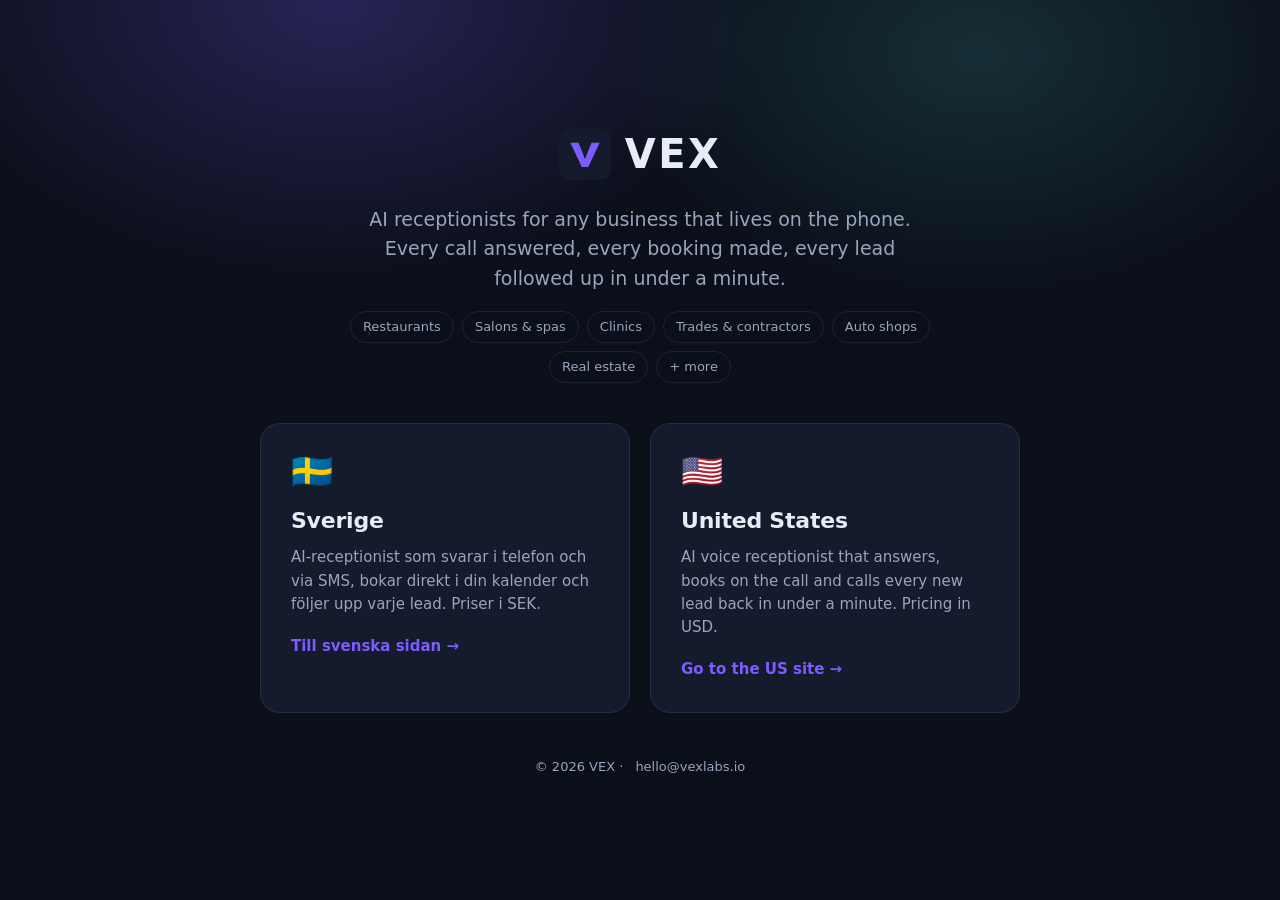
<file: index.html>
<!DOCTYPE html>
<html lang="en">
<head>
<meta charset="utf-8">
<meta name="viewport" content="width=device-width, initial-scale=1">
<title>VEX — Choose your region</title>
<meta name="description" content="VEX builds AI receptionists for restaurants, salons, clinics, trades and any business that lives on the phone. Every call answered, every booking made, every lead followed up in under a minute. Choose Sweden or the United States.">
<meta property="og:title" content="VEX">
<meta property="og:description" content="Never miss a call. Never lose a booking.">
<meta property="og:type" content="website">
<meta property="og:url" content="https://vexlabs.io">
<link rel="icon" href="data:image/svg+xml,%3Csvg xmlns='http://www.w3.org/2000/svg' viewBox='0 0 64 64'%3E%3Crect width='64' height='64' rx='14' fill='%230b0f1a'/%3E%3Cpath d='M14 18h10l8 20 8-20h10L36 48h-8z' fill='%237c5cff'/%3E%3C/svg%3E">
<link rel="alternate" hreflang="sv-SE" href="https://vexlabs.io/se">
<link rel="alternate" hreflang="en-US" href="https://vexlabs.io/us">
<link rel="stylesheet" href="/style.css">
<style>
.chooser{min-height:100vh;display:grid;place-items:center;padding:48px 24px;position:relative;overflow:hidden}
.chooser::before{content:"";position:absolute;inset:-30% -10% auto;height:120%;pointer-events:none;background:
 radial-gradient(700px 460px at 30% 25%,rgba(124,92,255,.26),transparent 62%),
 radial-gradient(600px 400px at 72% 30%,rgba(79,209,197,.16),transparent 62%)}
.chooser .inner{position:relative;text-align:center;max-width:760px;width:100%}
.mark{display:inline-flex;align-items:center;gap:14px;font-size:40px;font-weight:800;letter-spacing:.06em;margin-bottom:20px}
.mark svg{width:52px;height:52px}
.chooser p.tag{color:var(--muted);font-size:19px;max-width:560px;margin:0 auto 18px}
.chooser .chips{display:flex;flex-wrap:wrap;justify-content:center;gap:8px;margin:0 auto 40px;max-width:600px}
.chooser .chips span{font-size:13px;color:var(--muted);border:1px solid var(--line);border-radius:999px;padding:5px 12px}
.regions{display:grid;grid-template-columns:1fr 1fr;gap:20px;text-align:left}
@media(max-width:700px){.regions{grid-template-columns:1fr}.mark{font-size:34px}}
.region{background:var(--card);border:1px solid var(--line);border-radius:20px;padding:30px;transition:border-color .15s,transform .15s;display:block}
.region:hover{border-color:rgba(124,92,255,.6);transform:translateY(-2px)}
.region .flag{font-size:34px;line-height:1;margin-bottom:16px;display:block}
.region h2{font-size:22px;letter-spacing:-.01em;margin-bottom:8px}
.region p{color:var(--muted);font-size:15px;margin-bottom:18px}
.region .go{color:var(--accent);font-weight:600;font-size:15px}
.chooser footer{border:0;margin-top:44px;padding:0;font-size:13px}
</style>
</head>
<body>

<main class="chooser">
  <div class="inner">
    <div class="mark">
      <svg viewBox="0 0 64 64" aria-hidden="true"><rect width="64" height="64" rx="14" fill="#141b2d"/><path d="M14 18h10l8 20 8-20h10L36 48h-8z" fill="#7c5cff"/></svg>
      VEX
    </div>
    <h1 style="position:absolute;left:-9999px">VEX — choose your region</h1>
    <p class="tag">AI receptionists for any business that lives on the phone. Every call answered, every booking made, every lead followed up in under a minute.</p>
    <div class="chips" aria-label="Industries we serve">
      <span>Restaurants</span><span>Salons &amp; spas</span><span>Clinics</span><span>Trades &amp; contractors</span><span>Auto shops</span><span>Real estate</span><span>+ more</span>
    </div>

    <div class="regions">
      <a class="region" href="/se">
        <span class="flag">🇸🇪</span>
        <h2>Sverige</h2>
        <p>AI-receptionist som svarar i telefon och via SMS, bokar direkt i din kalender och följer upp varje lead. Priser i SEK.</p>
        <span class="go">Till svenska sidan →</span>
      </a>
      <a class="region" href="/us">
        <span class="flag">🇺🇸</span>
        <h2>United States</h2>
        <p>AI voice receptionist that answers, books on the call and calls every new lead back in under a minute. Pricing in USD.</p>
        <span class="go">Go to the US site →</span>
      </a>
    </div>

    <footer><div class="wrap" style="justify-content:center;padding:0">© 2026 VEX · <a href="mailto:hello@vexlabs.io">hello@vexlabs.io</a></div></footer>
  </div>
</main>

</body>
</html>
</file>
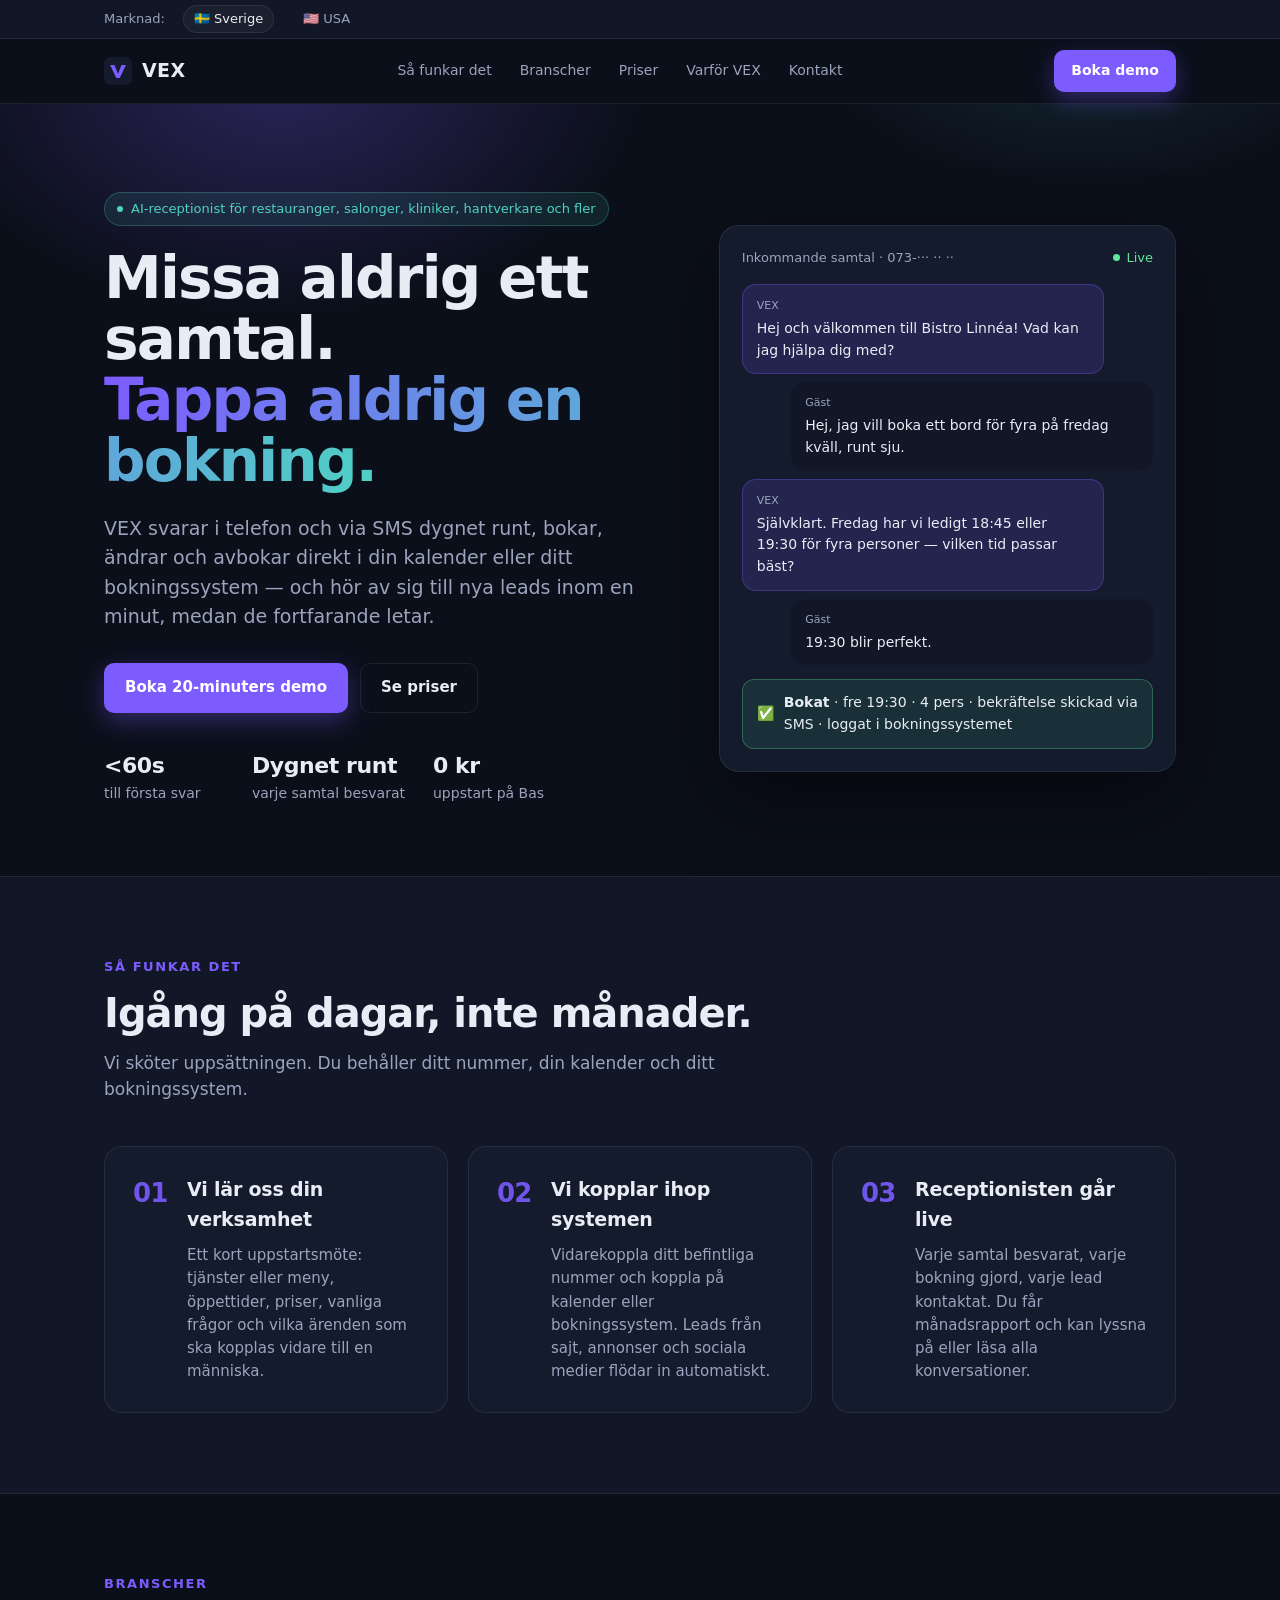
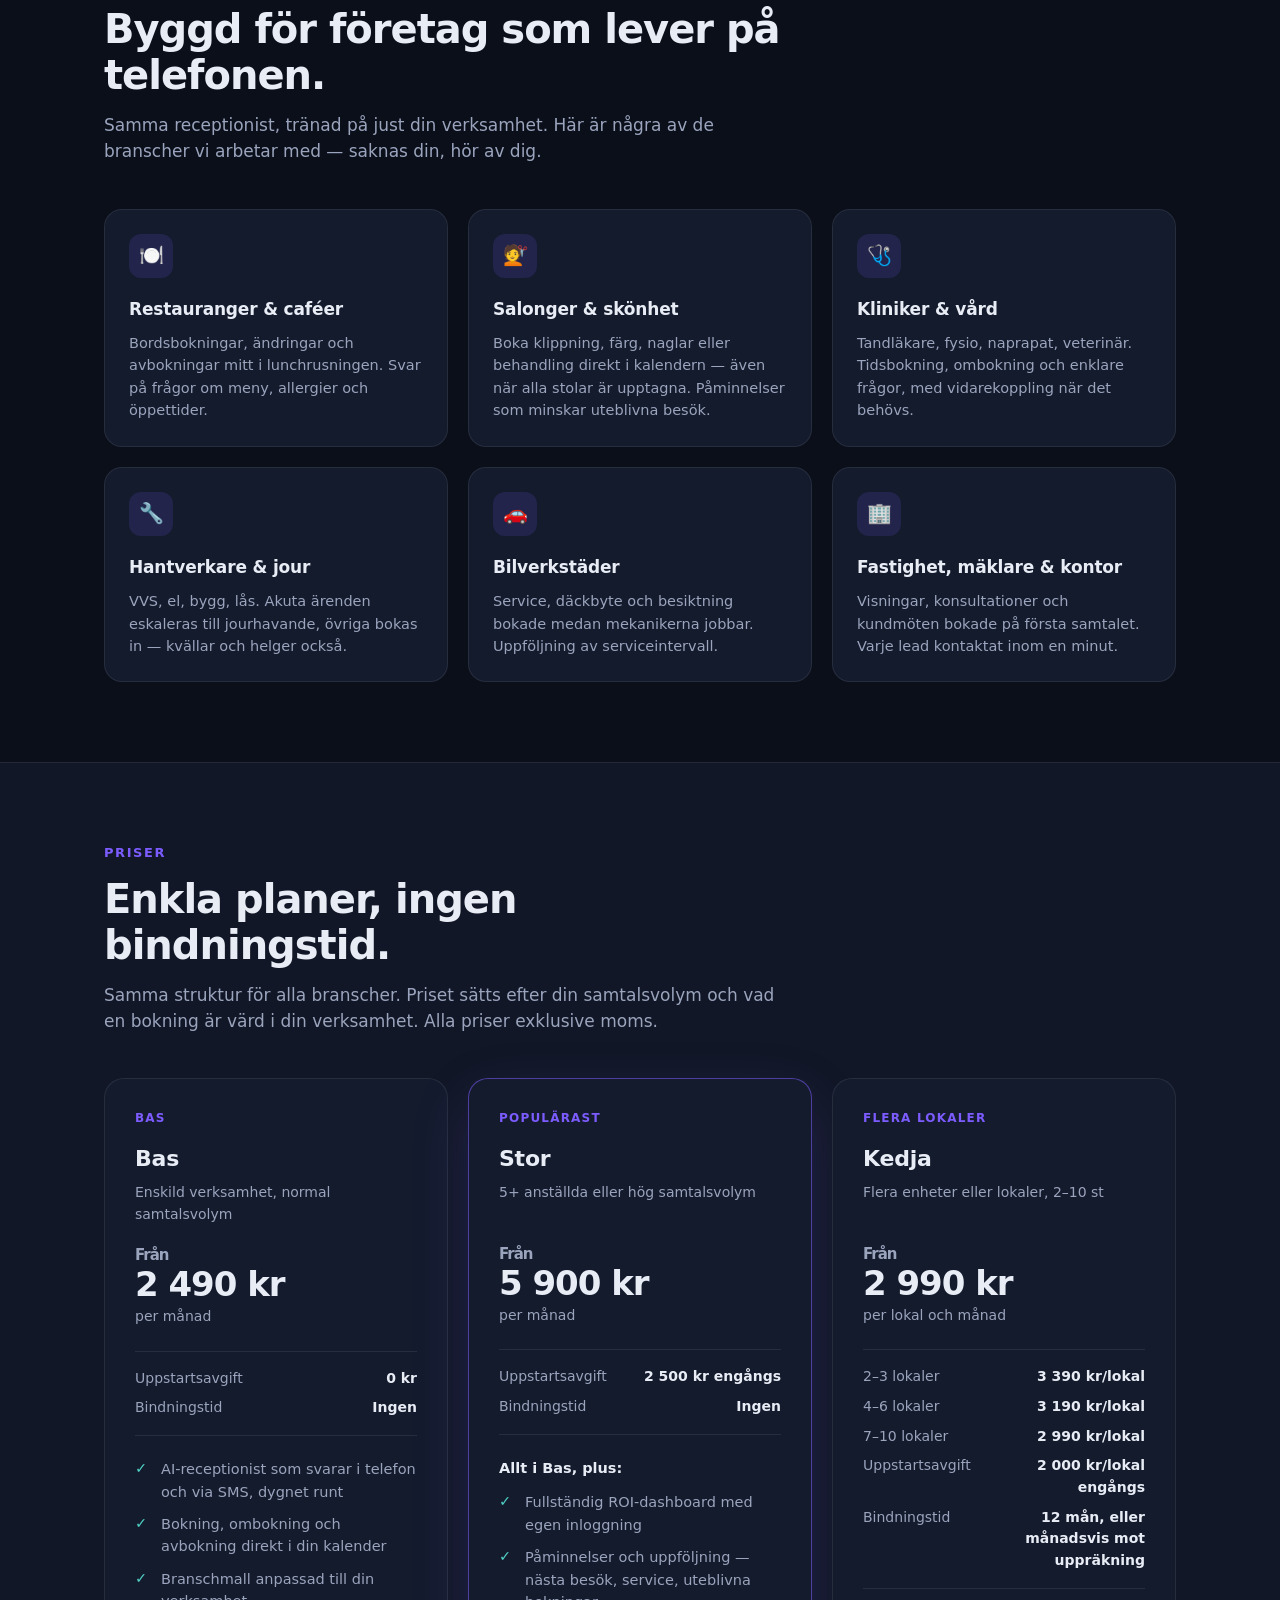
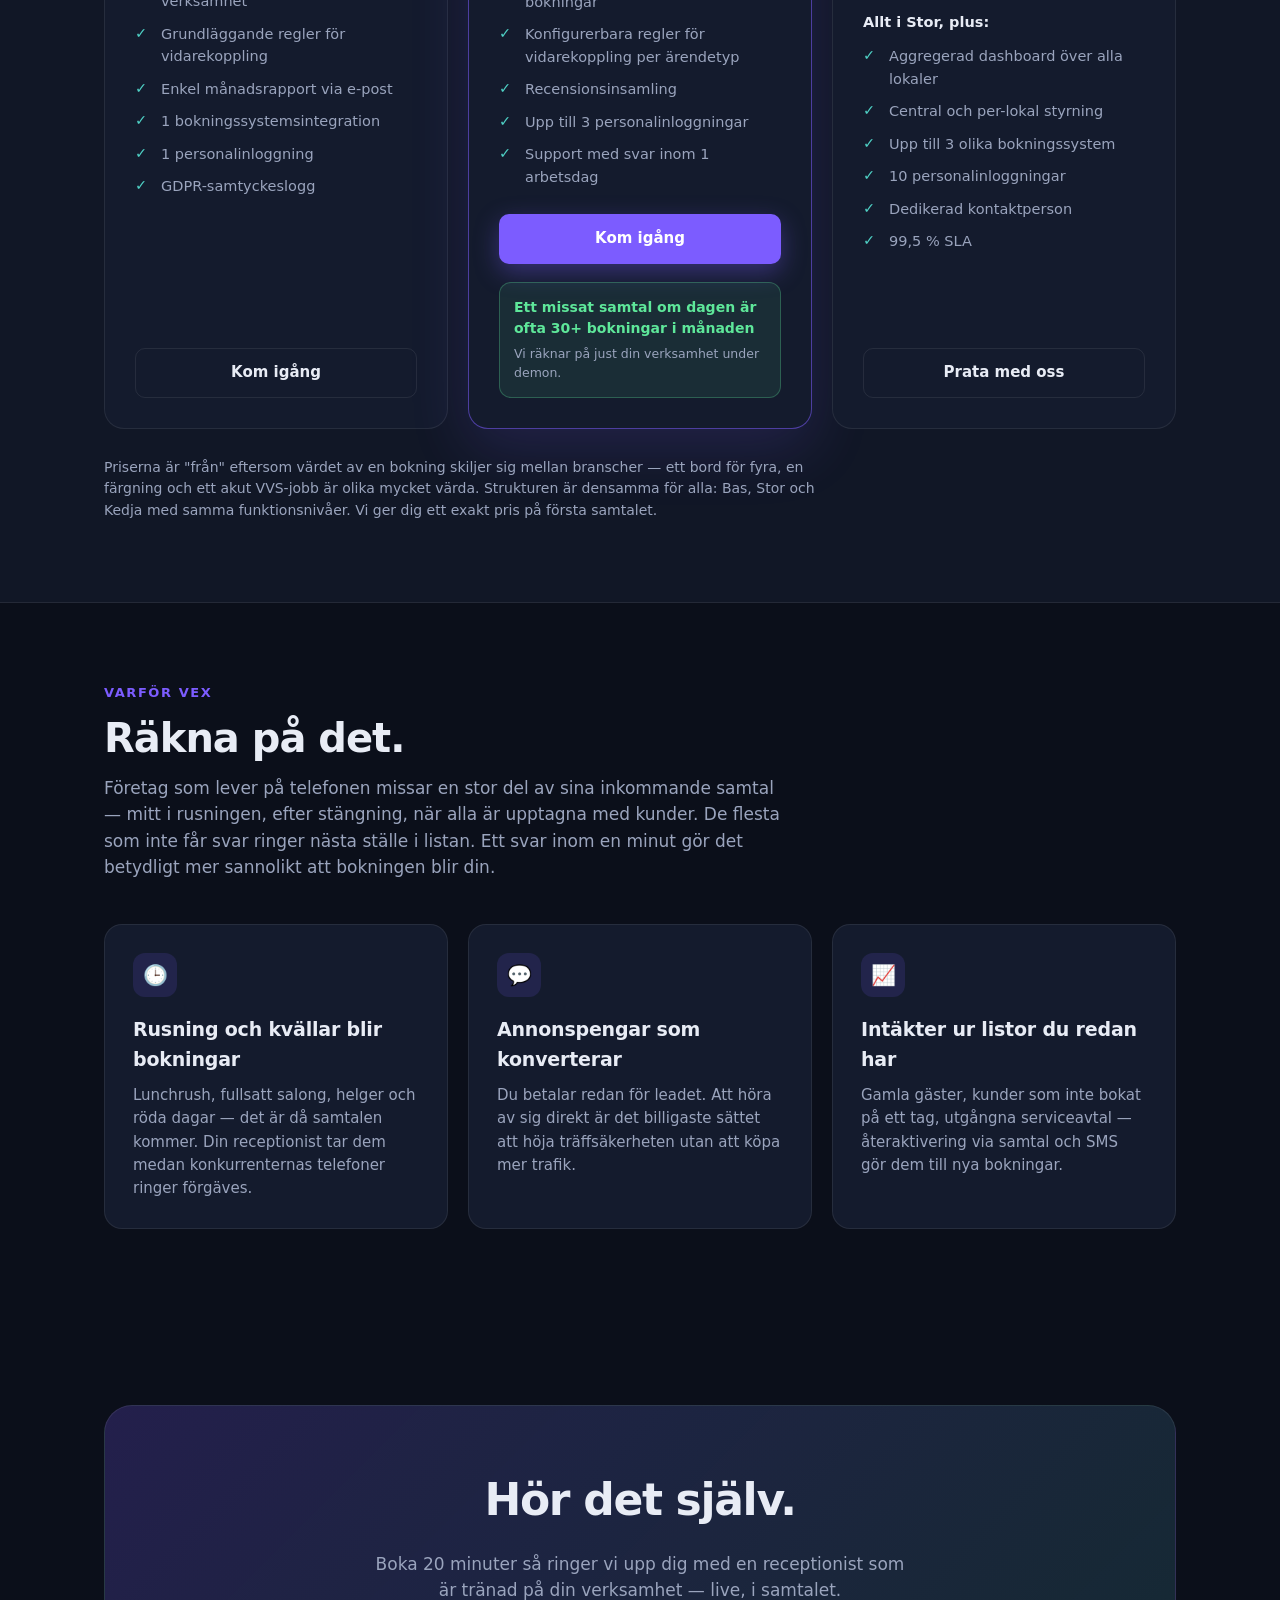
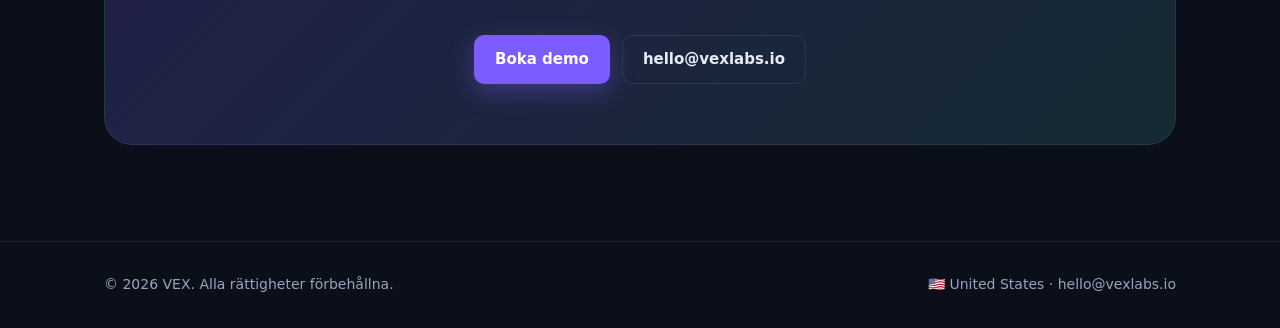
<file: se/index.html>
<!DOCTYPE html>
<html lang="sv">
<head>
<meta charset="utf-8">
<meta name="viewport" content="width=device-width, initial-scale=1">
<title>VEX — Missa aldrig ett samtal</title>
<meta name="description" content="VEX är en AI-receptionist som svarar i telefon och via SMS dygnet runt, bokar direkt i din kalender och hör av sig till nya leads inom en minut. För restauranger, salonger, kliniker, hantverkare, verkstäder och alla företag som lever på telefonen.">
<meta property="og:title" content="VEX — Missa aldrig ett samtal">
<meta property="og:description" content="AI-receptionist för restauranger, salonger, kliniker, hantverkare och fler. Varje samtal besvarat, varje bokning gjord, varje lead kontaktat.">
<meta property="og:type" content="website">
<meta property="og:url" content="https://vexlabs.io/se">
<meta property="og:locale" content="sv_SE">
<link rel="icon" href="data:image/svg+xml,%3Csvg xmlns='http://www.w3.org/2000/svg' viewBox='0 0 64 64'%3E%3Crect width='64' height='64' rx='14' fill='%230b0f1a'/%3E%3Cpath d='M14 18h10l8 20 8-20h10L36 48h-8z' fill='%237c5cff'/%3E%3C/svg%3E">
<link rel="alternate" hreflang="sv-SE" href="https://vexlabs.io/se">
<link rel="alternate" hreflang="en-US" href="https://vexlabs.io/us">
<link rel="stylesheet" href="/style.css">
</head>
<body>

<div class="marketbar">
  <div class="wrap">
    <span>Marknad:</span>
    <a href="/se" aria-current="true">🇸🇪 Sverige</a>
    <a href="/us">🇺🇸 USA</a>
  </div>
</div>

<nav>
  <div class="wrap">
    <a class="logo" href="/se">
      <svg viewBox="0 0 64 64" aria-hidden="true"><rect width="64" height="64" rx="14" fill="#141b2d"/><path d="M14 18h10l8 20 8-20h10L36 48h-8z" fill="#7c5cff"/></svg>
      VEX
    </a>
    <div class="navlinks">
      <a href="#sa-funkar-det">Så funkar det</a>
      <a href="#branscher">Branscher</a>
      <a href="#priser">Priser</a>
      <a href="#varfor">Varför VEX</a>
      <a href="#kontakt">Kontakt</a>
    </div>
    <a class="btn btn-primary btn-sm" href="#kontakt">Boka demo</a>
  </div>
</nav>

<header class="hero">
  <div class="wrap">
    <div>
      <div class="eyebrow"><i></i> AI-receptionist för restauranger, salonger, kliniker, hantverkare och fler</div>
      <h1>Missa aldrig ett samtal.<br><span>Tappa aldrig en bokning.</span></h1>
      <p class="lede">VEX svarar i telefon och via SMS dygnet runt, bokar, ändrar och avbokar direkt i din kalender eller ditt bokningssystem — och hör av sig till nya leads inom en minut, medan de fortfarande letar.</p>
      <div class="cta">
        <a class="btn btn-primary" href="#kontakt">Boka 20-minuters demo</a>
        <a class="btn btn-ghost" href="#priser">Se priser</a>
      </div>
      <div class="trust">
        <div><b>&lt;60s</b>till första svar</div>
        <div><b>Dygnet runt</b>varje samtal besvarat</div>
        <div><b>0 kr</b>uppstart på Bas</div>
      </div>
    </div>

    <div class="demo" aria-label="Exempel på samtal">
      <div class="head"><span>Inkommande samtal · 073-··· ·· ··</span><span class="live"><i></i> Live</span></div>
      <div class="msg ai"><small>VEX</small>Hej och välkommen till Bistro Linnéa! Vad kan jag hjälpa dig med?</div>
      <div class="msg cu"><small>Gäst</small>Hej, jag vill boka ett bord för fyra på fredag kväll, runt sju.</div>
      <div class="msg ai"><small>VEX</small>Självklart. Fredag har vi ledigt 18:45 eller 19:30 för fyra personer — vilken tid passar bäst?</div>
      <div class="msg cu"><small>Gäst</small>19:30 blir perfekt.</div>
      <div class="booked">✅ <span><b>Bokat</b> · fre 19:30 · 4 pers · bekräftelse skickad via SMS · loggat i bokningssystemet</span></div>
    </div>
  </div>
</header>

<section id="sa-funkar-det" class="alt">
  <div class="wrap">
    <div class="sec-head">
      <div class="kicker">Så funkar det</div>
      <h2>Igång på dagar, inte månader.</h2>
      <p>Vi sköter uppsättningen. Du behåller ditt nummer, din kalender och ditt bokningssystem.</p>
    </div>
    <div class="grid grid-3 steps">
      <div class="card step"><h3>Vi lär oss din verksamhet</h3><p>Ett kort uppstartsmöte: tjänster eller meny, öppettider, priser, vanliga frågor och vilka ärenden som ska kopplas vidare till en människa.</p></div>
      <div class="card step"><h3>Vi kopplar ihop systemen</h3><p>Vidarekoppla ditt befintliga nummer och koppla på kalender eller bokningssystem. Leads från sajt, annonser och sociala medier flödar in automatiskt.</p></div>
      <div class="card step"><h3>Receptionisten går live</h3><p>Varje samtal besvarat, varje bokning gjord, varje lead kontaktat. Du får månadsrapport och kan lyssna på eller läsa alla konversationer.</p></div>
    </div>
  </div>
</section>

<section id="branscher">
  <div class="wrap">
    <div class="sec-head">
      <div class="kicker">Branscher</div>
      <h2>Byggd för företag som lever på telefonen.</h2>
      <p>Samma receptionist, tränad på just din verksamhet. Här är några av de branscher vi arbetar med — saknas din, hör av dig.</p>
    </div>
    <div class="grid industries">
      <div class="card"><div class="ic">🍽️</div><h3>Restauranger &amp; caféer</h3><p>Bordsbokningar, ändringar och avbokningar mitt i lunchrusningen. Svar på frågor om meny, allergier och öppettider.</p></div>
      <div class="card"><div class="ic">💇</div><h3>Salonger &amp; skönhet</h3><p>Boka klippning, färg, naglar eller behandling direkt i kalendern — även när alla stolar är upptagna. Påminnelser som minskar uteblivna besök.</p></div>
      <div class="card"><div class="ic">🩺</div><h3>Kliniker &amp; vård</h3><p>Tandläkare, fysio, naprapat, veterinär. Tidsbokning, ombokning och enklare frågor, med vidarekoppling när det behövs.</p></div>
      <div class="card"><div class="ic">🔧</div><h3>Hantverkare &amp; jour</h3><p>VVS, el, bygg, lås. Akuta ärenden eskaleras till jourhavande, övriga bokas in — kvällar och helger också.</p></div>
      <div class="card"><div class="ic">🚗</div><h3>Bilverkstäder</h3><p>Service, däckbyte och besiktning bokade medan mekanikerna jobbar. Uppföljning av serviceintervall.</p></div>
      <div class="card"><div class="ic">🏢</div><h3>Fastighet, mäklare &amp; kontor</h3><p>Visningar, konsultationer och kundmöten bokade på första samtalet. Varje lead kontaktat inom en minut.</p></div>
    </div>
  </div>
</section>

<section id="priser" class="alt">
  <div class="wrap">
    <div class="sec-head">
      <div class="kicker">Priser</div>
      <h2>Enkla planer, ingen bindningstid.</h2>
      <p>Samma struktur för alla branscher. Priset sätts efter din samtalsvolym och vad en bokning är värd i din verksamhet. Alla priser exklusive moms.</p>
    </div>

    <div class="plans">
      <div class="plan">
        <div class="tag">Bas</div>
        <div class="name">Bas</div>
        <div class="seg">Enskild verksamhet, normal samtalsvolym</div>
        <div class="price"><span class="from">Från</span>2 490 kr<small>per månad</small></div>
        <div class="meta">
          <div><span>Uppstartsavgift</span><b>0 kr</b></div>
          <div><span>Bindningstid</span><b>Ingen</b></div>
        </div>
        <ul class="feat">
          <li>AI-receptionist som svarar i telefon och via SMS, dygnet runt</li>
          <li>Bokning, ombokning och avbokning direkt i din kalender</li>
          <li>Branschmall anpassad till din verksamhet</li>
          <li>Grundläggande regler för vidarekoppling</li>
          <li>Enkel månadsrapport via e-post</li>
          <li>1 bokningssystemsintegration</li>
          <li>1 personalinloggning</li>
          <li>GDPR-samtyckeslogg</li>
        </ul>
        <a class="btn btn-ghost" href="#kontakt">Kom igång</a>
      </div>

      <div class="plan featured">
        <div class="tag">Populärast</div>
        <div class="name">Stor</div>
        <div class="seg">5+ anställda eller hög samtalsvolym</div>
        <div class="price"><span class="from">Från</span>5 900 kr<small>per månad</small></div>
        <div class="meta">
          <div><span>Uppstartsavgift</span><b>2 500 kr engångs</b></div>
          <div><span>Bindningstid</span><b>Ingen</b></div>
        </div>
        <ul class="feat">
          <li class="inherit">Allt i Bas, plus:</li>
          <li>Fullständig ROI-dashboard med egen inloggning</li>
          <li>Påminnelser och uppföljning — nästa besök, service, uteblivna bokningar</li>
          <li>Konfigurerbara regler för vidarekoppling per ärendetyp</li>
          <li>Recensionsinsamling</li>
          <li>Upp till 3 personalinloggningar</li>
          <li>Support med svar inom 1 arbetsdag</li>
        </ul>
        <a class="btn btn-primary" href="#kontakt">Kom igång</a>
        <div class="proof"><b>Ett missat samtal om dagen är ofta 30+ bokningar i månaden</b><span>Vi räknar på just din verksamhet under demon.</span></div>
      </div>

      <div class="plan">
        <div class="tag">Flera lokaler</div>
        <div class="name">Kedja</div>
        <div class="seg">Flera enheter eller lokaler, 2–10 st</div>
        <div class="price"><span class="from">Från</span>2 990 kr<small>per lokal och månad</small></div>
        <div class="meta">
          <div><span>2–3 lokaler</span><b>3 390 kr/lokal</b></div>
          <div><span>4–6 lokaler</span><b>3 190 kr/lokal</b></div>
          <div><span>7–10 lokaler</span><b>2 990 kr/lokal</b></div>
          <div><span>Uppstartsavgift</span><b>2 000 kr/lokal engångs</b></div>
          <div><span>Bindningstid</span><b>12 mån, eller månadsvis mot uppräkning</b></div>
        </div>
        <ul class="feat">
          <li class="inherit">Allt i Stor, plus:</li>
          <li>Aggregerad dashboard över alla lokaler</li>
          <li>Central och per-lokal styrning</li>
          <li>Upp till 3 olika bokningssystem</li>
          <li>10 personalinloggningar</li>
          <li>Dedikerad kontaktperson</li>
          <li>99,5 % SLA</li>
        </ul>
        <a class="btn btn-ghost" href="#kontakt">Prata med oss</a>
      </div>
    </div>
    <p class="pricenote">Priserna är "från" eftersom värdet av en bokning skiljer sig mellan branscher — ett bord för fyra, en färgning och ett akut VVS-jobb är olika mycket värda. Strukturen är densamma för alla: Bas, Stor och Kedja med samma funktionsnivåer. Vi ger dig ett exakt pris på första samtalet.</p>
  </div>
</section>

<section id="varfor">
  <div class="wrap">
    <div class="sec-head">
      <div class="kicker">Varför VEX</div>
      <h2>Räkna på det.</h2>
      <p>Företag som lever på telefonen missar en stor del av sina inkommande samtal — mitt i rusningen, efter stängning, när alla är upptagna med kunder. De flesta som inte får svar ringer nästa ställe i listan. Ett svar inom en minut gör det betydligt mer sannolikt att bokningen blir din.</p>
    </div>
    <div class="grid grid-3">
      <div class="card"><div class="ic">🕒</div><h3>Rusning och kvällar blir bokningar</h3><p>Lunchrush, fullsatt salong, helger och röda dagar — det är då samtalen kommer. Din receptionist tar dem medan konkurrenternas telefoner ringer förgäves.</p></div>
      <div class="card"><div class="ic">💬</div><h3>Annonspengar som konverterar</h3><p>Du betalar redan för leadet. Att höra av sig direkt är det billigaste sättet att höja träffsäkerheten utan att köpa mer trafik.</p></div>
      <div class="card"><div class="ic">📈</div><h3>Intäkter ur listor du redan har</h3><p>Gamla gäster, kunder som inte bokat på ett tag, utgångna serviceavtal — återaktivering via samtal och SMS gör dem till nya bokningar.</p></div>
    </div>
  </div>
</section>

<section id="kontakt" class="final">
  <div class="wrap">
    <div class="box">
      <h2>Hör det själv.</h2>
      <p>Boka 20 minuter så ringer vi upp dig med en receptionist som är tränad på din verksamhet — live, i samtalet.</p>
      <div class="cta" style="justify-content:center">
        <a class="btn btn-primary" href="mailto:hello@vexlabs.io?subject=Demo%20-%20Sverige">Boka demo</a>
        <a class="btn btn-ghost" href="mailto:hello@vexlabs.io">hello@vexlabs.io</a>
      </div>
    </div>
  </div>
</section>

<footer>
  <div class="wrap">
    <span>© 2026 VEX. Alla rättigheter förbehållna.</span>
    <span><a href="/us">🇺🇸 United States</a> · <a href="mailto:hello@vexlabs.io">hello@vexlabs.io</a></span>
  </div>
</footer>

</body>
</html>
</file>
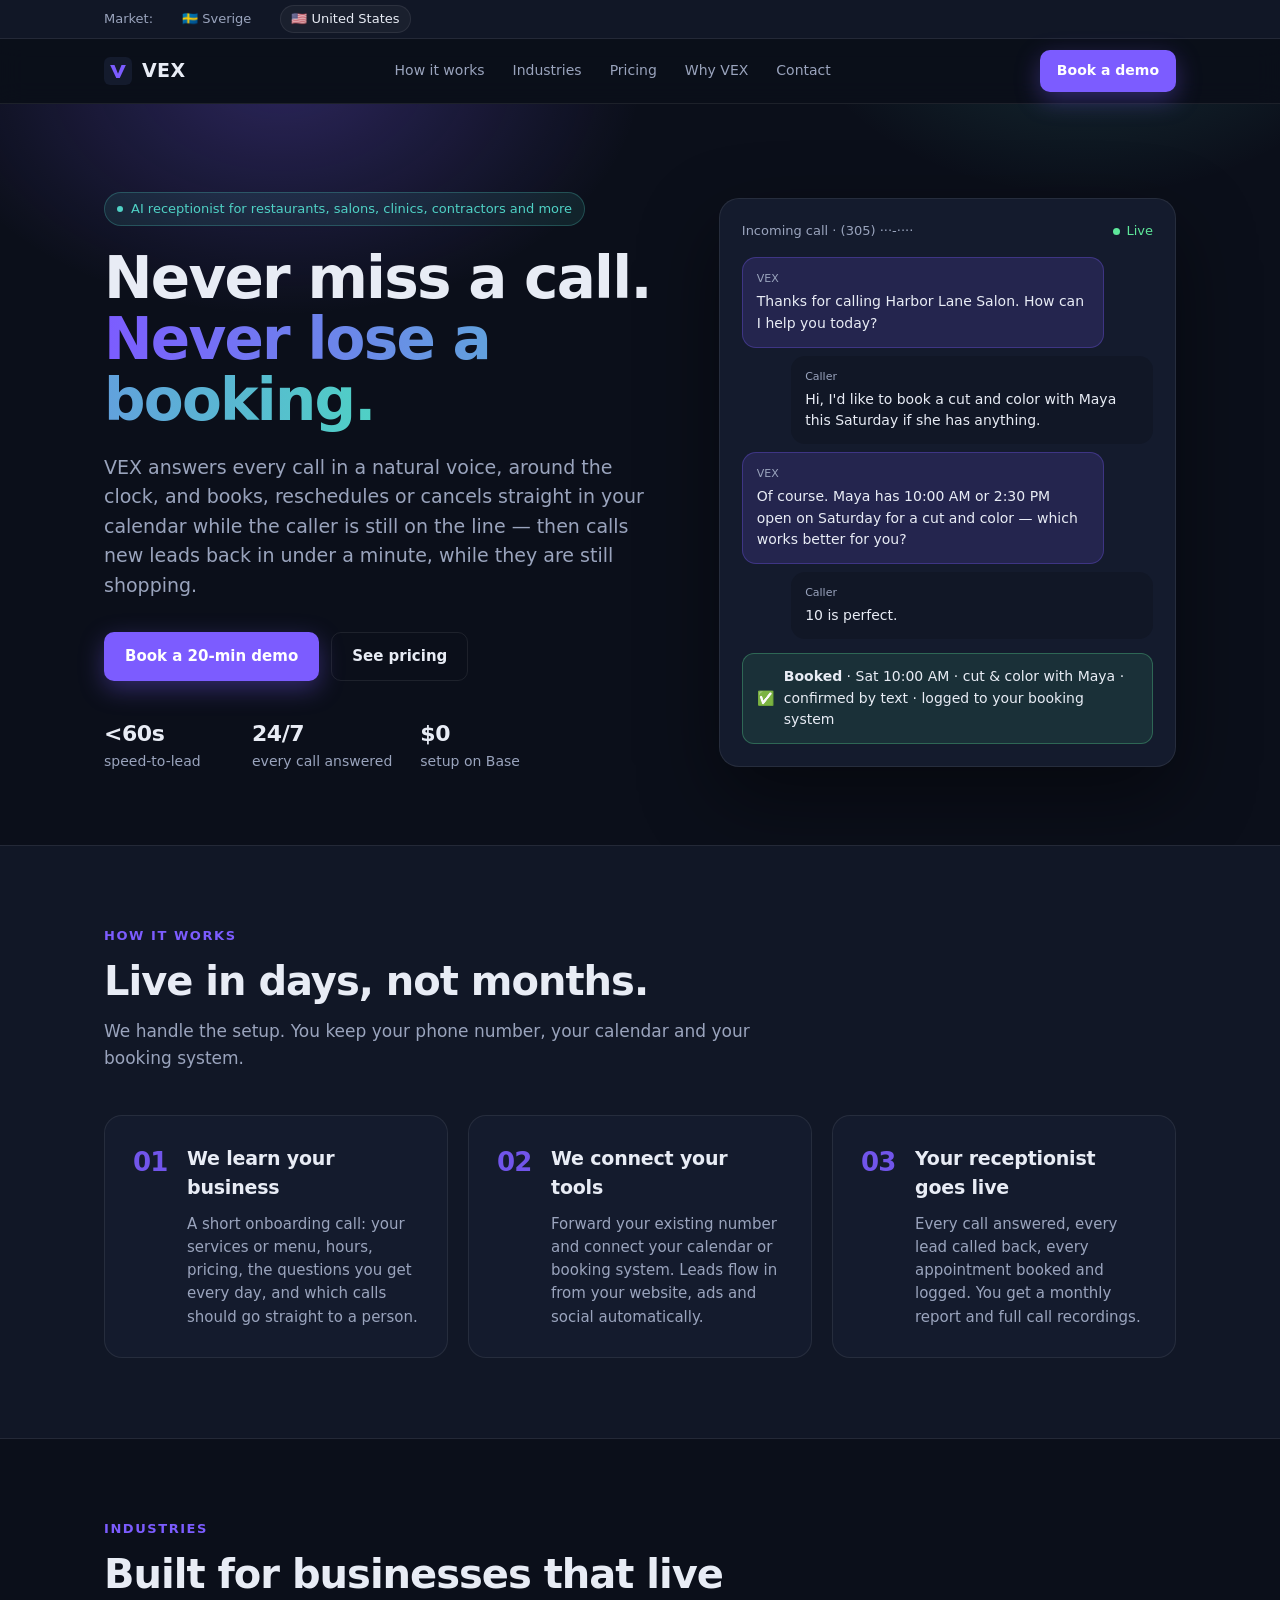
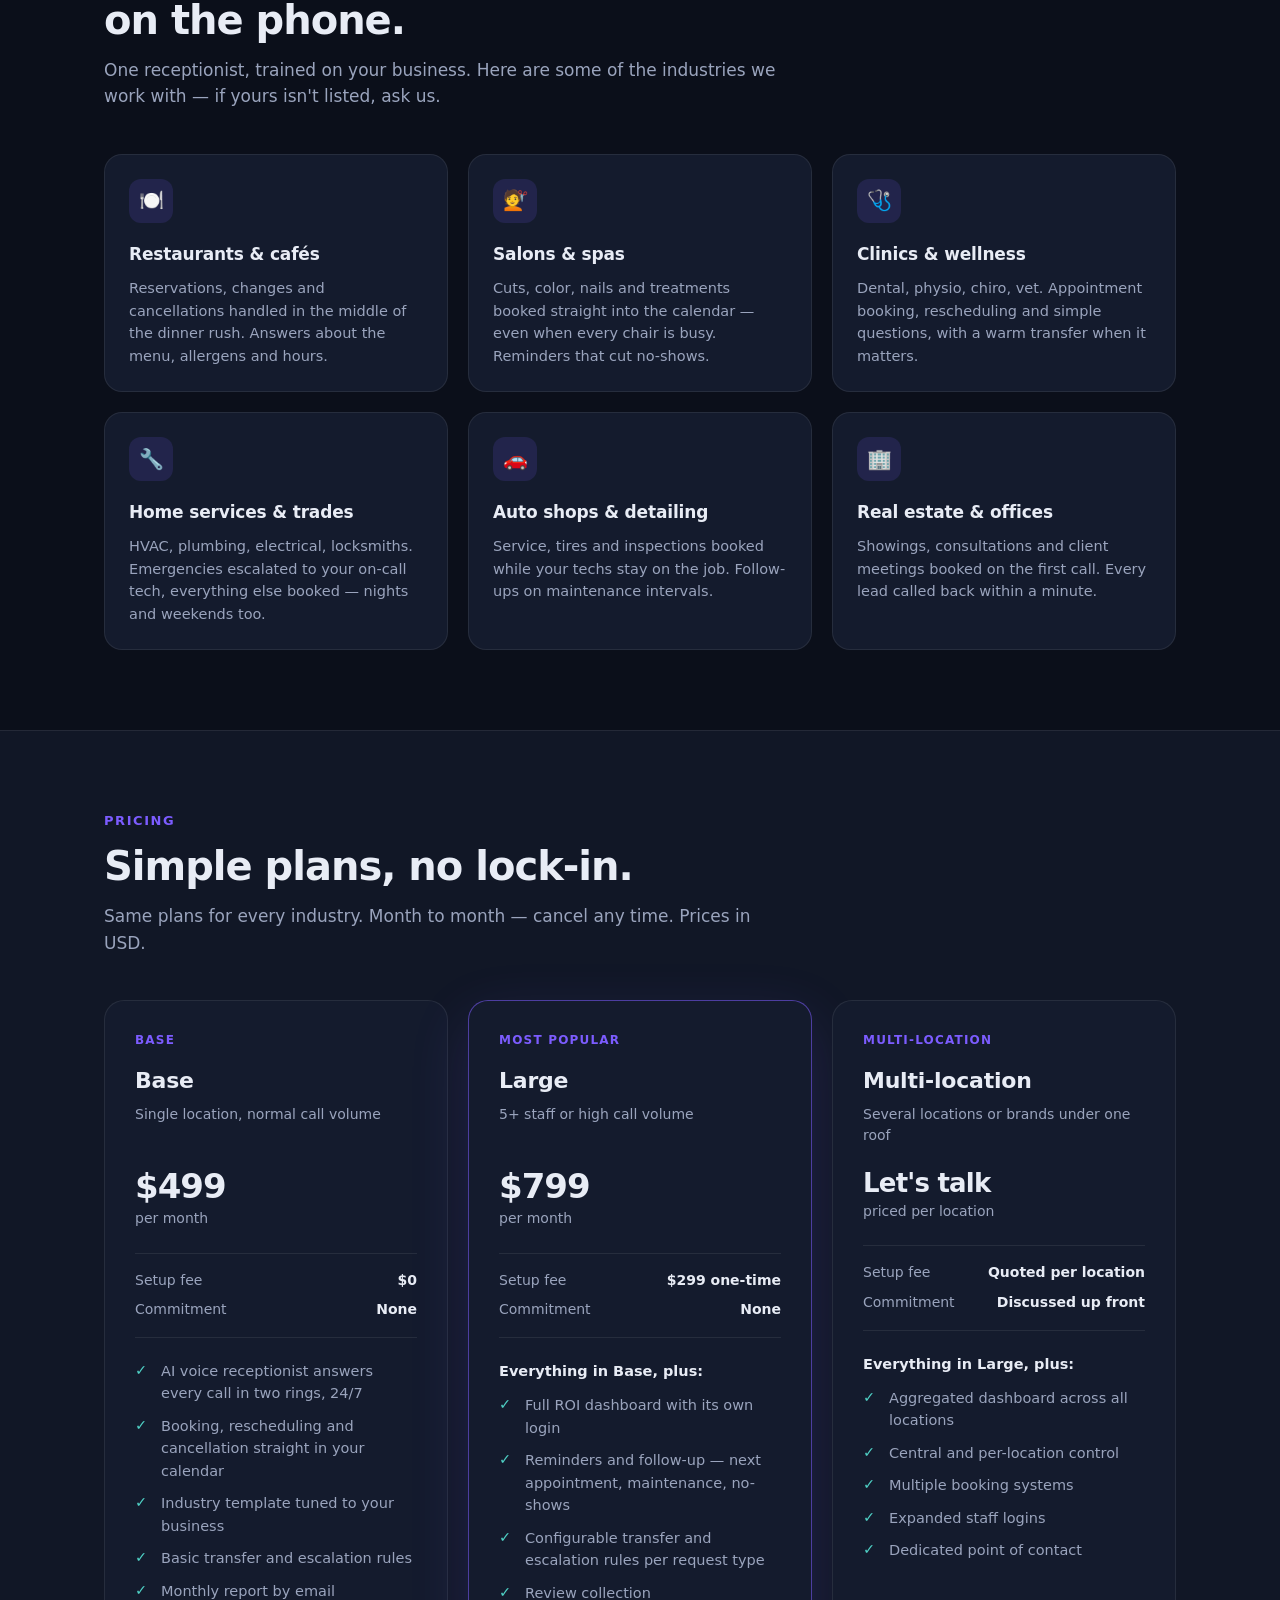
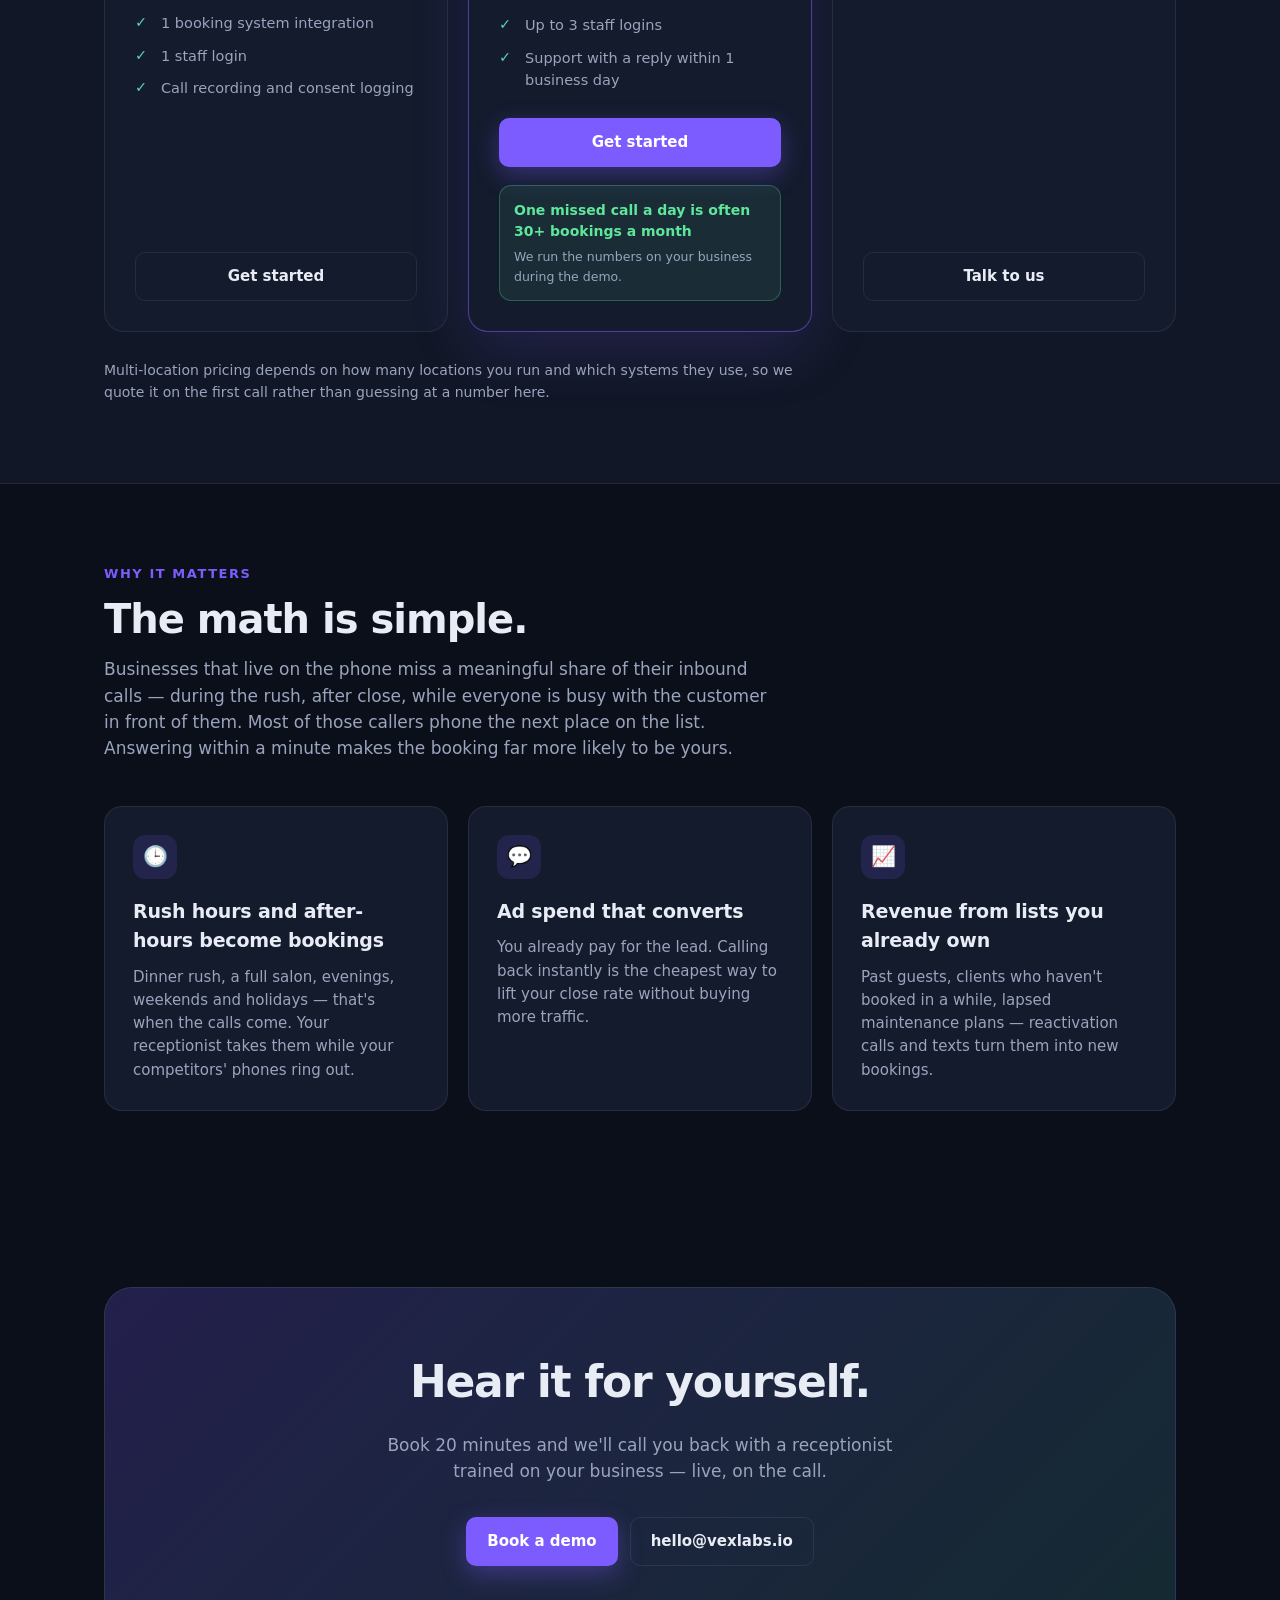
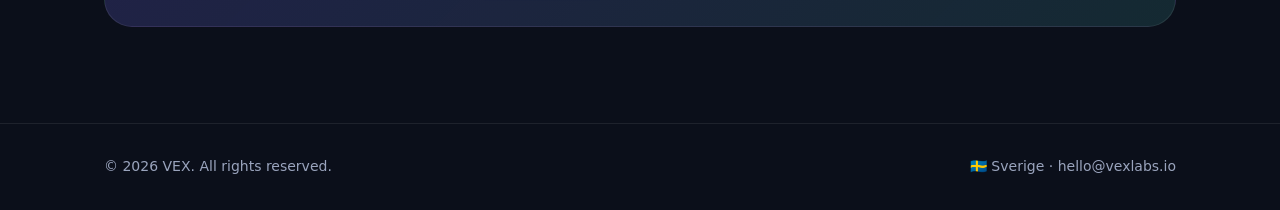
<file: us/index.html>
<!DOCTYPE html>
<html lang="en">
<head>
<meta charset="utf-8">
<meta name="viewport" content="width=device-width, initial-scale=1">
<title>VEX — Never miss a call</title>
<meta name="description" content="VEX is an AI receptionist that answers every call in a natural voice around the clock, books appointments on the call, and calls new leads back in under a minute. For restaurants, salons, clinics, contractors, auto shops and any business that lives on the phone.">
<meta property="og:title" content="VEX — Never miss a call">
<meta property="og:description" content="AI voice receptionists for restaurants, salons, clinics, contractors and more. Every call answered, every booking made, every lead called back.">
<meta property="og:type" content="website">
<meta property="og:url" content="https://vexlabs.io/us">
<meta property="og:locale" content="en_US">
<link rel="icon" href="data:image/svg+xml,%3Csvg xmlns='http://www.w3.org/2000/svg' viewBox='0 0 64 64'%3E%3Crect width='64' height='64' rx='14' fill='%230b0f1a'/%3E%3Cpath d='M14 18h10l8 20 8-20h10L36 48h-8z' fill='%237c5cff'/%3E%3C/svg%3E">
<link rel="alternate" hreflang="sv-SE" href="https://vexlabs.io/se">
<link rel="alternate" hreflang="en-US" href="https://vexlabs.io/us">
<link rel="stylesheet" href="/style.css">
</head>
<body>

<div class="marketbar">
  <div class="wrap">
    <span>Market:</span>
    <a href="/se">🇸🇪 Sverige</a>
    <a href="/us" aria-current="true">🇺🇸 United States</a>
  </div>
</div>

<nav>
  <div class="wrap">
    <a class="logo" href="/us">
      <svg viewBox="0 0 64 64" aria-hidden="true"><rect width="64" height="64" rx="14" fill="#141b2d"/><path d="M14 18h10l8 20 8-20h10L36 48h-8z" fill="#7c5cff"/></svg>
      VEX
    </a>
    <div class="navlinks">
      <a href="#how">How it works</a>
      <a href="#industries">Industries</a>
      <a href="#pricing">Pricing</a>
      <a href="#why">Why VEX</a>
      <a href="#contact">Contact</a>
    </div>
    <a class="btn btn-primary btn-sm" href="#contact">Book a demo</a>
  </div>
</nav>

<header class="hero">
  <div class="wrap">
    <div>
      <div class="eyebrow"><i></i> AI receptionist for restaurants, salons, clinics, contractors and more</div>
      <h1>Never miss a call.<br><span>Never lose a booking.</span></h1>
      <p class="lede">VEX answers every call in a natural voice, around the clock, and books, reschedules or cancels straight in your calendar while the caller is still on the line — then calls new leads back in under a minute, while they are still shopping.</p>
      <div class="cta">
        <a class="btn btn-primary" href="#contact">Book a 20-min demo</a>
        <a class="btn btn-ghost" href="#pricing">See pricing</a>
      </div>
      <div class="trust">
        <div><b>&lt;60s</b>speed-to-lead</div>
        <div><b>24/7</b>every call answered</div>
        <div><b>$0</b>setup on Base</div>
      </div>
    </div>

    <div class="demo" aria-label="Example call transcript">
      <div class="head"><span>Incoming call · (305) ···-····</span><span class="live"><i></i> Live</span></div>
      <div class="msg ai"><small>VEX</small>Thanks for calling Harbor Lane Salon. How can I help you today?</div>
      <div class="msg cu"><small>Caller</small>Hi, I'd like to book a cut and color with Maya this Saturday if she has anything.</div>
      <div class="msg ai"><small>VEX</small>Of course. Maya has 10:00 AM or 2:30 PM open on Saturday for a cut and color — which works better for you?</div>
      <div class="msg cu"><small>Caller</small>10 is perfect.</div>
      <div class="booked">✅ <span><b>Booked</b> · Sat 10:00 AM · cut &amp; color with Maya · confirmed by text · logged to your booking system</span></div>
    </div>
  </div>
</header>

<section id="how" class="alt">
  <div class="wrap">
    <div class="sec-head">
      <div class="kicker">How it works</div>
      <h2>Live in days, not months.</h2>
      <p>We handle the setup. You keep your phone number, your calendar and your booking system.</p>
    </div>
    <div class="grid grid-3 steps">
      <div class="card step"><h3>We learn your business</h3><p>A short onboarding call: your services or menu, hours, pricing, the questions you get every day, and which calls should go straight to a person.</p></div>
      <div class="card step"><h3>We connect your tools</h3><p>Forward your existing number and connect your calendar or booking system. Leads flow in from your website, ads and social automatically.</p></div>
      <div class="card step"><h3>Your receptionist goes live</h3><p>Every call answered, every lead called back, every appointment booked and logged. You get a monthly report and full call recordings.</p></div>
    </div>
  </div>
</section>

<section id="industries">
  <div class="wrap">
    <div class="sec-head">
      <div class="kicker">Industries</div>
      <h2>Built for businesses that live on the phone.</h2>
      <p>One receptionist, trained on your business. Here are some of the industries we work with — if yours isn't listed, ask us.</p>
    </div>
    <div class="grid industries">
      <div class="card"><div class="ic">🍽️</div><h3>Restaurants &amp; cafés</h3><p>Reservations, changes and cancellations handled in the middle of the dinner rush. Answers about the menu, allergens and hours.</p></div>
      <div class="card"><div class="ic">💇</div><h3>Salons &amp; spas</h3><p>Cuts, color, nails and treatments booked straight into the calendar — even when every chair is busy. Reminders that cut no-shows.</p></div>
      <div class="card"><div class="ic">🩺</div><h3>Clinics &amp; wellness</h3><p>Dental, physio, chiro, vet. Appointment booking, rescheduling and simple questions, with a warm transfer when it matters.</p></div>
      <div class="card"><div class="ic">🔧</div><h3>Home services &amp; trades</h3><p>HVAC, plumbing, electrical, locksmiths. Emergencies escalated to your on-call tech, everything else booked — nights and weekends too.</p></div>
      <div class="card"><div class="ic">🚗</div><h3>Auto shops &amp; detailing</h3><p>Service, tires and inspections booked while your techs stay on the job. Follow-ups on maintenance intervals.</p></div>
      <div class="card"><div class="ic">🏢</div><h3>Real estate &amp; offices</h3><p>Showings, consultations and client meetings booked on the first call. Every lead called back within a minute.</p></div>
    </div>
  </div>
</section>

<section id="pricing" class="alt">
  <div class="wrap">
    <div class="sec-head">
      <div class="kicker">Pricing</div>
      <h2>Simple plans, no lock-in.</h2>
      <p>Same plans for every industry. Month to month — cancel any time. Prices in USD.</p>
    </div>

    <div class="plans">
      <div class="plan">
        <div class="tag">Base</div>
        <div class="name">Base</div>
        <div class="seg">Single location, normal call volume</div>
        <div class="price">$499<small>per month</small></div>
        <div class="meta">
          <div><span>Setup fee</span><b>$0</b></div>
          <div><span>Commitment</span><b>None</b></div>
        </div>
        <ul class="feat">
          <li>AI voice receptionist answers every call in two rings, 24/7</li>
          <li>Booking, rescheduling and cancellation straight in your calendar</li>
          <li>Industry template tuned to your business</li>
          <li>Basic transfer and escalation rules</li>
          <li>Monthly report by email</li>
          <li>1 booking system integration</li>
          <li>1 staff login</li>
          <li>Call recording and consent logging</li>
        </ul>
        <a class="btn btn-ghost" href="#contact">Get started</a>
      </div>

      <div class="plan featured">
        <div class="tag">Most popular</div>
        <div class="name">Large</div>
        <div class="seg">5+ staff or high call volume</div>
        <div class="price">$799<small>per month</small></div>
        <div class="meta">
          <div><span>Setup fee</span><b>$299 one-time</b></div>
          <div><span>Commitment</span><b>None</b></div>
        </div>
        <ul class="feat">
          <li class="inherit">Everything in Base, plus:</li>
          <li>Full ROI dashboard with its own login</li>
          <li>Reminders and follow-up — next appointment, maintenance, no-shows</li>
          <li>Configurable transfer and escalation rules per request type</li>
          <li>Review collection</li>
          <li>Up to 3 staff logins</li>
          <li>Support with a reply within 1 business day</li>
        </ul>
        <a class="btn btn-primary" href="#contact">Get started</a>
        <div class="proof"><b>One missed call a day is often 30+ bookings a month</b><span>We run the numbers on your business during the demo.</span></div>
      </div>

      <div class="plan">
        <div class="tag">Multi-location</div>
        <div class="name">Multi-location</div>
        <div class="seg">Several locations or brands under one roof</div>
        <div class="price" style="font-size:26px">Let's talk<small>priced per location</small></div>
        <div class="meta">
          <div><span>Setup fee</span><b>Quoted per location</b></div>
          <div><span>Commitment</span><b>Discussed up front</b></div>
        </div>
        <ul class="feat">
          <li class="inherit">Everything in Large, plus:</li>
          <li>Aggregated dashboard across all locations</li>
          <li>Central and per-location control</li>
          <li>Multiple booking systems</li>
          <li>Expanded staff logins</li>
          <li>Dedicated point of contact</li>
        </ul>
        <a class="btn btn-ghost" href="#contact">Talk to us</a>
      </div>
    </div>

    <p class="pricenote">Multi-location pricing depends on how many locations you run and which systems they use, so we quote it on the first call rather than guessing at a number here.</p>
  </div>
</section>

<section id="why">
  <div class="wrap">
    <div class="sec-head">
      <div class="kicker">Why it matters</div>
      <h2>The math is simple.</h2>
      <p>Businesses that live on the phone miss a meaningful share of their inbound calls — during the rush, after close, while everyone is busy with the customer in front of them. Most of those callers phone the next place on the list. Answering within a minute makes the booking far more likely to be yours.</p>
    </div>
    <div class="grid grid-3">
      <div class="card"><div class="ic">🕒</div><h3>Rush hours and after-hours become bookings</h3><p>Dinner rush, a full salon, evenings, weekends and holidays — that's when the calls come. Your receptionist takes them while your competitors' phones ring out.</p></div>
      <div class="card"><div class="ic">💬</div><h3>Ad spend that converts</h3><p>You already pay for the lead. Calling back instantly is the cheapest way to lift your close rate without buying more traffic.</p></div>
      <div class="card"><div class="ic">📈</div><h3>Revenue from lists you already own</h3><p>Past guests, clients who haven't booked in a while, lapsed maintenance plans — reactivation calls and texts turn them into new bookings.</p></div>
    </div>
  </div>
</section>

<section id="contact" class="final">
  <div class="wrap">
    <div class="box">
      <h2>Hear it for yourself.</h2>
      <p>Book 20 minutes and we'll call you back with a receptionist trained on your business — live, on the call.</p>
      <div class="cta" style="justify-content:center">
        <a class="btn btn-primary" href="mailto:hello@vexlabs.io?subject=Demo%20request%20-%20US">Book a demo</a>
        <a class="btn btn-ghost" href="mailto:hello@vexlabs.io">hello@vexlabs.io</a>
      </div>
    </div>
  </div>
</section>

<footer>
  <div class="wrap">
    <span>© 2026 VEX. All rights reserved.</span>
    <span><a href="/se">🇸🇪 Sverige</a> · <a href="mailto:hello@vexlabs.io">hello@vexlabs.io</a></span>
  </div>
</footer>

</body>
</html>
</file>
<file: style.css>
:root{
  --bg:#0b0f1a;--bg2:#111726;--card:#141b2d;--line:rgba(255,255,255,.08);
  --text:#e8ecf5;--muted:#9aa4bd;--accent:#7c5cff;--accent2:#4fd1c5;--good:#5ee79a;
  --max:1120px;
}
*{box-sizing:border-box;margin:0;padding:0}
html{scroll-behavior:smooth}
body{font-family:Inter,ui-sans-serif,system-ui,-apple-system,"Segoe UI",Roboto,Helvetica,Arial,sans-serif;background:var(--bg);color:var(--text);line-height:1.55;-webkit-font-smoothing:antialiased}
a{color:inherit;text-decoration:none}
img{max-width:100%}
.wrap{max-width:var(--max);margin:0 auto;padding:0 24px}

/* market switcher bar */
.marketbar{background:var(--bg2);border-bottom:1px solid var(--line);font-size:13px;color:var(--muted)}
.marketbar .wrap{display:flex;gap:18px;align-items:center;height:38px;flex-wrap:wrap}
.marketbar a{padding:3px 10px;border-radius:999px;border:1px solid transparent}
.marketbar a:hover{color:var(--text)}
.marketbar a[aria-current="true"]{color:var(--text);border-color:var(--line);background:rgba(255,255,255,.04)}

/* nav */
nav{position:sticky;top:0;z-index:10;backdrop-filter:blur(12px);background:rgba(11,15,26,.8);border-bottom:1px solid var(--line)}
nav .wrap{display:flex;align-items:center;justify-content:space-between;height:64px}
.logo{display:flex;align-items:center;gap:10px;font-weight:800;letter-spacing:.02em;font-size:19px}
.logo svg{width:28px;height:28px}
.navlinks{display:flex;gap:28px;font-size:14px;color:var(--muted)}
.navlinks a:hover{color:var(--text)}
@media(max-width:820px){.navlinks{display:none}}

.btn{display:inline-flex;align-items:center;justify-content:center;gap:8px;padding:12px 20px;border-radius:10px;font-weight:600;font-size:15px;transition:transform .15s,box-shadow .15s;border:1px solid transparent;cursor:pointer}
.btn-primary{background:var(--accent);color:#fff;box-shadow:0 8px 24px rgba(124,92,255,.35)}
.btn-primary:hover{transform:translateY(-1px);box-shadow:0 12px 28px rgba(124,92,255,.45)}
.btn-ghost{border-color:var(--line);color:var(--text)}
.btn-ghost:hover{background:var(--bg2)}
.btn-sm{padding:9px 16px;font-size:14px}

/* hero */
.hero{position:relative;padding:88px 0 72px;overflow:hidden}
.hero::before{content:"";position:absolute;inset:-40% -20% auto;height:120%;pointer-events:none;background:
 radial-gradient(600px 400px at 30% 30%,rgba(124,92,255,.28),transparent 60%),
 radial-gradient(500px 350px at 75% 20%,rgba(79,209,197,.18),transparent 60%)}
.hero .wrap{position:relative;display:grid;grid-template-columns:1.1fr .9fr;gap:56px;align-items:center}
.eyebrow{display:inline-flex;align-items:center;gap:8px;font-size:13px;color:var(--accent2);background:rgba(79,209,197,.1);border:1px solid rgba(79,209,197,.25);padding:6px 12px;border-radius:999px;margin-bottom:22px}
.eyebrow i{width:6px;height:6px;border-radius:50%;background:var(--accent2);animation:pulse 1.6s infinite}
@keyframes pulse{0%,100%{opacity:1}50%{opacity:.3}}
h1{font-size:clamp(36px,5vw,58px);line-height:1.05;letter-spacing:-.03em;font-weight:800}
h1 span{background:linear-gradient(90deg,var(--accent),var(--accent2));-webkit-background-clip:text;background-clip:text;color:transparent}
.lede{font-size:19px;color:var(--muted);margin:22px 0 32px;max-width:560px}
.cta{display:flex;gap:12px;flex-wrap:wrap}
.trust{margin-top:36px;display:flex;gap:28px;flex-wrap:wrap;font-size:14px;color:var(--muted)}
.trust>div{min-width:120px}
.trust b{color:var(--text);font-size:22px;display:block;letter-spacing:-.02em}

/* transcript card */
.demo{background:var(--card);border:1px solid var(--line);border-radius:20px;padding:22px;box-shadow:0 30px 80px rgba(0,0,0,.45)}
.demo .head{display:flex;justify-content:space-between;align-items:center;font-size:13px;color:var(--muted);margin-bottom:16px}
.demo .head .live{color:var(--good);display:flex;gap:6px;align-items:center}
.demo .head .live i{width:7px;height:7px;background:var(--good);border-radius:50%;animation:pulse 1.2s infinite}
.msg{padding:12px 14px;border-radius:14px;font-size:14px;margin:8px 0;max-width:88%}
.msg.ai{background:rgba(124,92,255,.16);border:1px solid rgba(124,92,255,.3)}
.msg.cu{background:var(--bg2);margin-left:auto}
.msg small{display:block;font-size:11px;color:var(--muted);margin-bottom:4px}
.booked{margin-top:14px;display:flex;align-items:center;gap:10px;background:rgba(94,231,154,.1);border:1px solid rgba(94,231,154,.3);border-radius:12px;padding:12px 14px;font-size:14px}
@media(max-width:900px){.hero{padding:56px 0 48px}.hero .wrap{grid-template-columns:1fr}.demo{max-width:520px}}

/* sections */
section{padding:80px 0}
.sec-head{max-width:680px;margin-bottom:44px}
.sec-head h2{font-size:clamp(27px,3.5vw,40px);letter-spacing:-.025em;line-height:1.15}
.sec-head p{color:var(--muted);margin-top:14px;font-size:17px}
.kicker{font-size:13px;text-transform:uppercase;letter-spacing:.12em;color:var(--accent);font-weight:700;margin-bottom:12px}
.alt{background:var(--bg2);border-top:1px solid var(--line);border-bottom:1px solid var(--line)}
.grid{display:grid;gap:20px}
.grid-3{grid-template-columns:repeat(3,1fr)}
.grid-2{grid-template-columns:repeat(2,1fr)}
@media(max-width:900px){.grid-3,.grid-2{grid-template-columns:1fr}}
.card{background:var(--card);border:1px solid var(--line);border-radius:18px;padding:28px}
.card .ic{width:44px;height:44px;border-radius:12px;display:grid;place-items:center;background:rgba(124,92,255,.14);margin-bottom:18px;font-size:20px}
.card h3{font-size:19px;margin-bottom:10px;letter-spacing:-.01em}
.card p{color:var(--muted);font-size:15px}
.industries{grid-template-columns:repeat(3,1fr)}
.industries .card{padding:24px}
.industries .card h3{font-size:17px}
.industries .card p{font-size:14.5px}
@media(max-width:900px){.industries{grid-template-columns:repeat(2,1fr)}}
@media(max-width:600px){.industries{grid-template-columns:1fr}}
.steps{counter-reset:s}
.step{position:relative;padding-left:82px}
.step::before{counter-increment:s;content:counter(s,decimal-leading-zero);position:absolute;left:28px;top:26px;font-weight:800;font-size:26px;letter-spacing:-.03em;color:var(--accent);opacity:.9}

/* tabs */
.tabs{display:inline-flex;gap:6px;padding:6px;background:var(--card);border:1px solid var(--line);border-radius:14px;margin-bottom:36px}
.tabs button{background:none;border:0;color:var(--muted);font:inherit;font-weight:600;font-size:15px;padding:10px 22px;border-radius:10px;cursor:pointer}
.tabs button[aria-selected="true"]{background:var(--accent);color:#fff}
.tabs button:hover{color:var(--text)}
.tabs button[aria-selected="true"]:hover{color:#fff}

/* pricing */
.plans{display:grid;grid-template-columns:repeat(3,1fr);gap:20px;align-items:start}
@media(max-width:960px){.plans{grid-template-columns:1fr}}
.plan{background:var(--card);border:1px solid var(--line);border-radius:20px;padding:30px;display:flex;flex-direction:column;height:100%}
.plan.featured{border-color:rgba(124,92,255,.55);box-shadow:0 20px 60px rgba(124,92,255,.16)}
.plan .tag{font-size:12px;font-weight:700;letter-spacing:.1em;text-transform:uppercase;color:var(--accent);margin-bottom:14px}
.plan .name{font-size:22px;font-weight:700;letter-spacing:-.01em}
.plan .seg{color:var(--muted);font-size:14px;margin-top:6px;min-height:42px}
.price{margin:22px 0 4px;font-size:34px;font-weight:800;letter-spacing:-.03em;line-height:1.1}
.price small{display:block;font-size:14px;font-weight:500;color:var(--muted);letter-spacing:0;margin-top:6px}
.price .from{font-size:15px;font-weight:600;color:var(--muted);display:block;margin-bottom:2px}
.meta{border-top:1px solid var(--line);border-bottom:1px solid var(--line);margin:22px 0;padding:16px 0;font-size:14px;color:var(--muted);display:grid;gap:8px}
.meta div{display:flex;justify-content:space-between;gap:14px}
.meta b{color:var(--text);font-weight:600;text-align:right}
.feat{list-style:none;font-size:14.5px;color:var(--muted);display:grid;gap:10px;margin-bottom:26px}
.feat li{padding-left:26px;position:relative}
.feat li::before{content:"✓";position:absolute;left:0;top:-1px;color:var(--accent2);font-weight:700}
.feat .inherit{color:var(--text);font-weight:600;padding-left:0;margin-bottom:2px}
.feat .inherit::before{content:""}
.plan .btn{width:100%;margin-top:auto}
.proof{margin-top:18px;background:rgba(94,231,154,.09);border:1px solid rgba(94,231,154,.28);border-radius:12px;padding:14px;font-size:14px}
.proof b{color:var(--good)}
.proof span{display:block;color:var(--muted);font-size:12.5px;margin-top:4px}
.pricenote{color:var(--muted);font-size:14px;margin-top:28px;max-width:720px}

/* final cta */
.final{text-align:center;padding:96px 0}
.final .box{background:linear-gradient(135deg,rgba(124,92,255,.22),rgba(79,209,197,.14));border:1px solid var(--line);border-radius:28px;padding:60px 32px}
.final h2{font-size:clamp(29px,4vw,44px);letter-spacing:-.03em}
.final p{color:var(--muted);margin:16px auto 32px;max-width:540px;font-size:17px}
footer{border-top:1px solid var(--line);padding:32px 0;font-size:14px;color:var(--muted)}
footer .wrap{display:flex;justify-content:space-between;flex-wrap:wrap;gap:12px}
footer a:hover{color:var(--text)}
</file>
